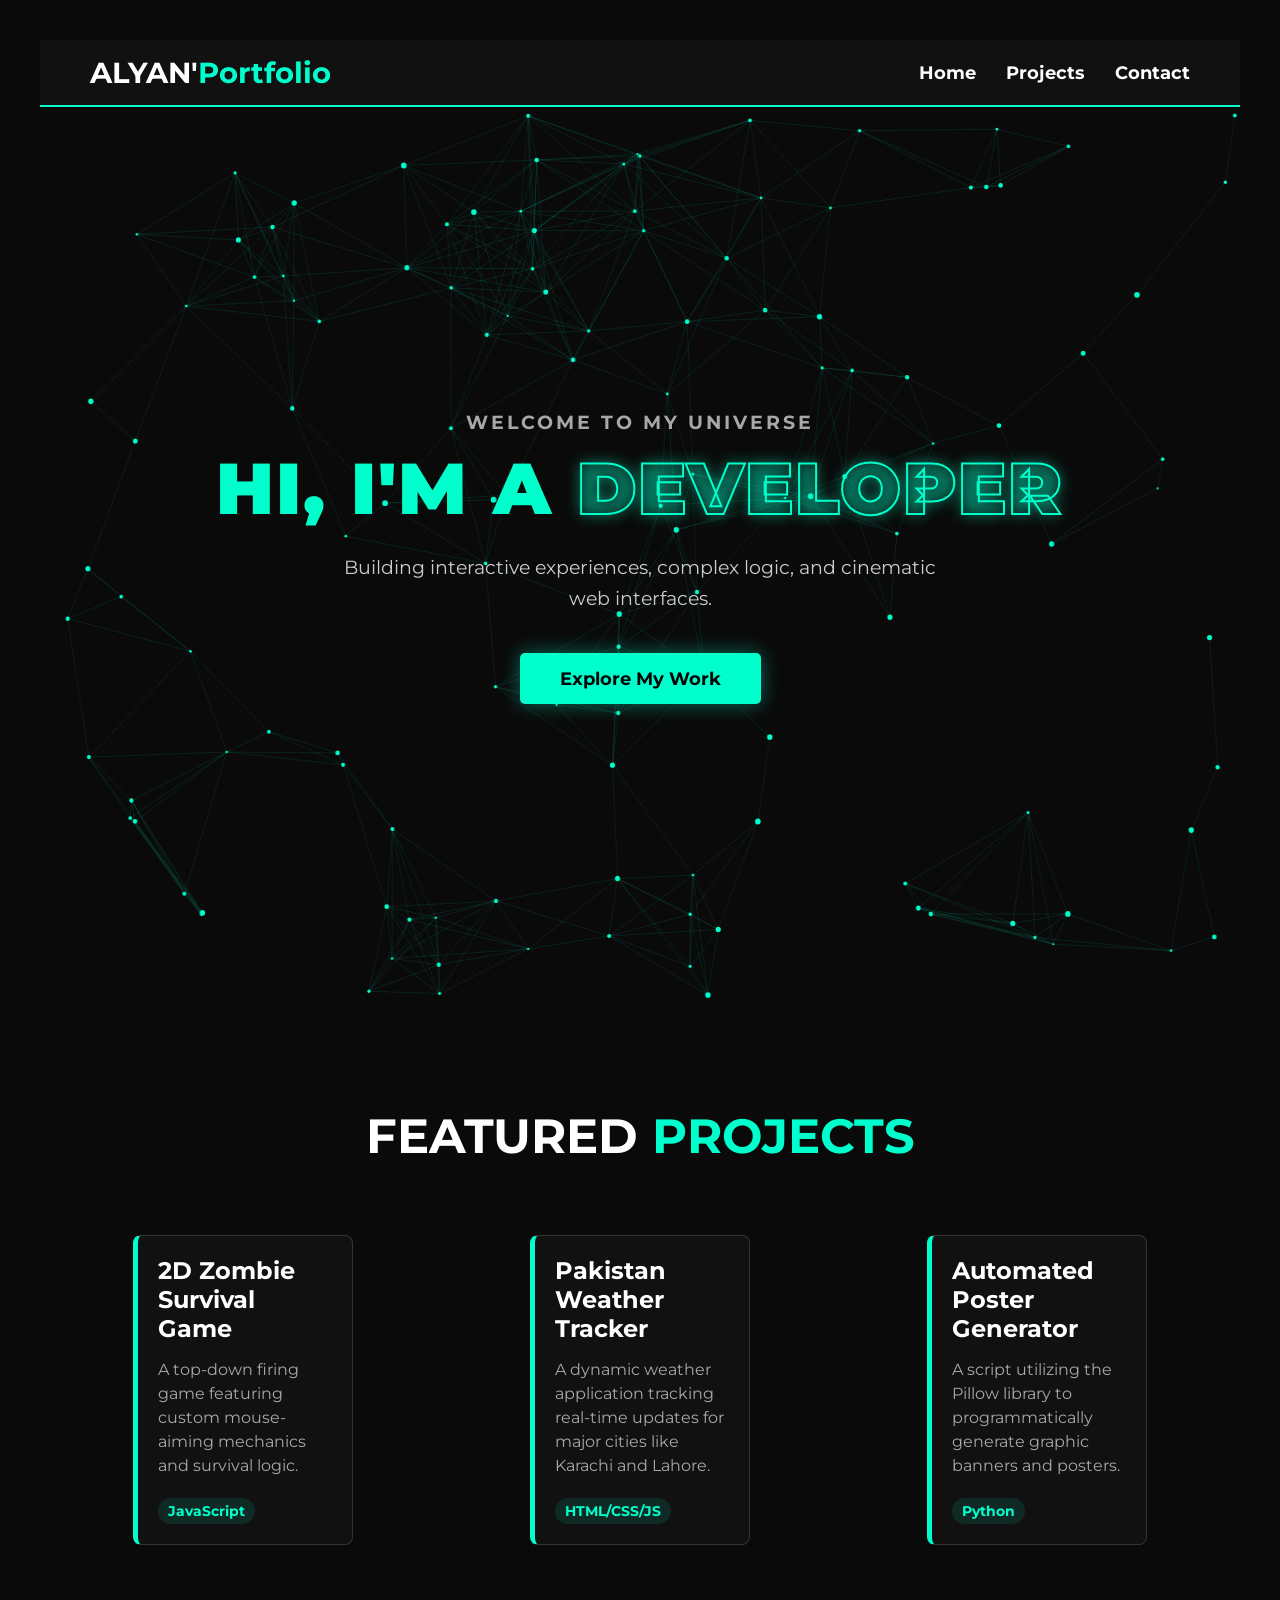
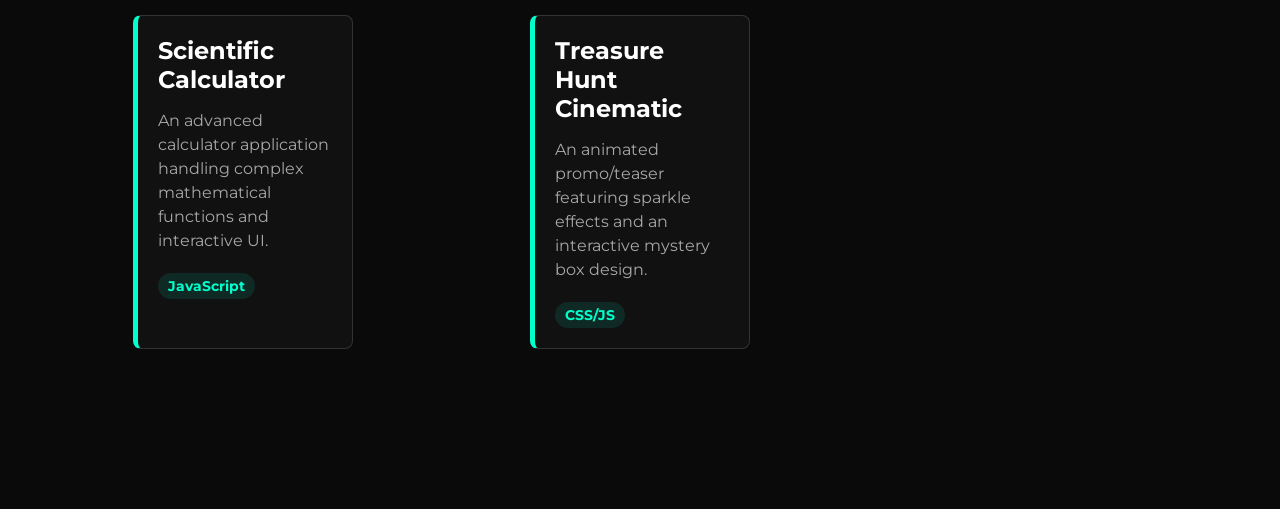
<file: index.html>
<!DOCTYPE html>
<html lang="en">
<head>
    <meta charset="UTF-8">
    <meta name="viewport" content="width=device-width, initial-scale=1.0">
    <title>My Premium Portfolio</title>
    <link href="https://fonts.googleapis.com/css2?family=Montserrat:wght@400;700;900&display=swap" rel="stylesheet">
    <link rel="stylesheet" href="style.css">
</head>
<body>
    <nav class="navbar">
        <div class="logo">ALYAN'<s></s><span>Portfolio</span></div>
        <ul class="nav-links">
            <li><a href="#">Home</a></li>
            <li><a href="#portfolio-container">Projects</a></li>
            <li><a href="#">Contact</a></li>
        </ul>
    </nav>

    <header class="hero">
        <div class="hero-content">
            <h3 class="subtitle">Welcome to my universe</h3>
            <h1 class="main-title">Hi, I'm a <span class="highlight">Developer</span></h1>
            <p class="description">Building interactive experiences, complex logic, and cinematic web interfaces.</p>
            <a href="#projects" class="cta-button">Explore My Work</a>
        </div>
        <canvas id="hero-canvas"></canvas>
    </header>

    <script src="script.js"></script>
    <section id="projects" class="projects-section">
        <h2 class="section-title">Featured <span class="highlight-text">Projects</span></h2>
        
        <div class="project-grid">
            <div class="project-card">
                <div class="card-content">
                    <h3>2D Zombie Survival Game</h3>
                    <p>A top-down firing game featuring custom mouse-aiming mechanics and survival logic.</p>
                    <span class="tech-tag">JavaScript</span>
                </div>
            </div>

            <div class="project-card">
                <div class="card-content">
                    <h3>Pakistan Weather Tracker</h3>
                    <p>A dynamic weather application tracking real-time updates for major cities like Karachi and Lahore.</p>
                    <span class="tech-tag">HTML/CSS/JS</span>
                </div>
            </div>

            <div class="project-card">
                <div class="card-content">
                    <h3>Automated Poster Generator</h3>
                    <p>A script utilizing the Pillow library to programmatically generate graphic banners and posters.</p>
                    <span class="tech-tag">Python</span>
                </div>
            </div>

            <div class="project-card">
                <div class="card-content">
                    <h3>Scientific Calculator</h3>
                    <p>An advanced calculator application handling complex mathematical functions and interactive UI.</p>
                    <span class="tech-tag">JavaScript</span>
                </div>
            </div>
            
            <div class="project-card">
                <div class="card-content">
                    <h3>Treasure Hunt Cinematic</h3>
                    <p>An animated promo/teaser featuring sparkle effects and an interactive mystery box design.</p>
                    <span class="tech-tag">CSS/JS</span>
                </div>
            </div>
        </div>
    </section>
    
        <!DOCTYPE html>
<html lang="en">
<head>
    <meta charset="UTF-8">
    <meta name="viewport" content="width=device-width, initial-scale=1.0">
    <title>My Portfolio - PyScript</title>
    
    <link rel="stylesheet" href="https://pyscript.net/latest/pyscript.css" />
    <script defer src="https://pyscript.net/latest/pyscript.js"></script>

    <style>
        body {
            background-color: #111;
            color: #00ffcc;
            font-family: Arial, sans-serif;
            text-align: center;
            padding-top: 50px;
        }
        #output-box {
            background-color: #222;
            padding: 20px;
            width: 50%;
            margin: 0 auto;
            border-radius: 10px;
            border: 1px solid #00ffcc;
        }
    </style>

    <!DOCTYPE html>
<html lang="en">
<head>
    <meta charset="UTF-8">
    <meta name="viewport" content="width=device-width, initial-scale=1.0">
    <title>My 5-Language Portfolio</title>
    
    <link rel="stylesheet" href="https://pyscript.net/latest/pyscript.css" />
    <script defer src="https://pyscript.net/latest/pyscript.js"></script>

    <style>
        body {
            background-color: #0a0a0a;
            color: #ffffff;
            font-family: 'Arial', sans-serif;
            text-align: center;
            padding: 40px;
        }
        h1 {
            color: #00ffcc;
            font-size: 3rem;
            text-transform: uppercase;
            letter-spacing: 2px;
        }
        .project-card {
            background-color: #111;
            border: 1px solid #333;
            border-left: 5px solid #00ffcc;
            padding: 20px;
            margin: 20px auto;
            width: 60%;
            border-radius: 8px;
            text-align: left;
            transition: 0.3s;
        }
        .project-card:hover {
            transform: scale(1.02);
            border-color: #00ffcc;
        }
        button {
            padding: 10px 20px;
            background-color: #00ffcc;
            color: #000;
            border: none;
            border-radius: 5px;
            font-weight: bold;
            cursor: pointer;
            margin-bottom: 30px;
        }
        button:hover {
            background-color: #fff;
        }
    </style>
</head>
<body>


    <script>
        function triggerJS() {
            alert("JavaScript is working! Welcome to my dynamic portfolio.");
        }
    </script>
</file>
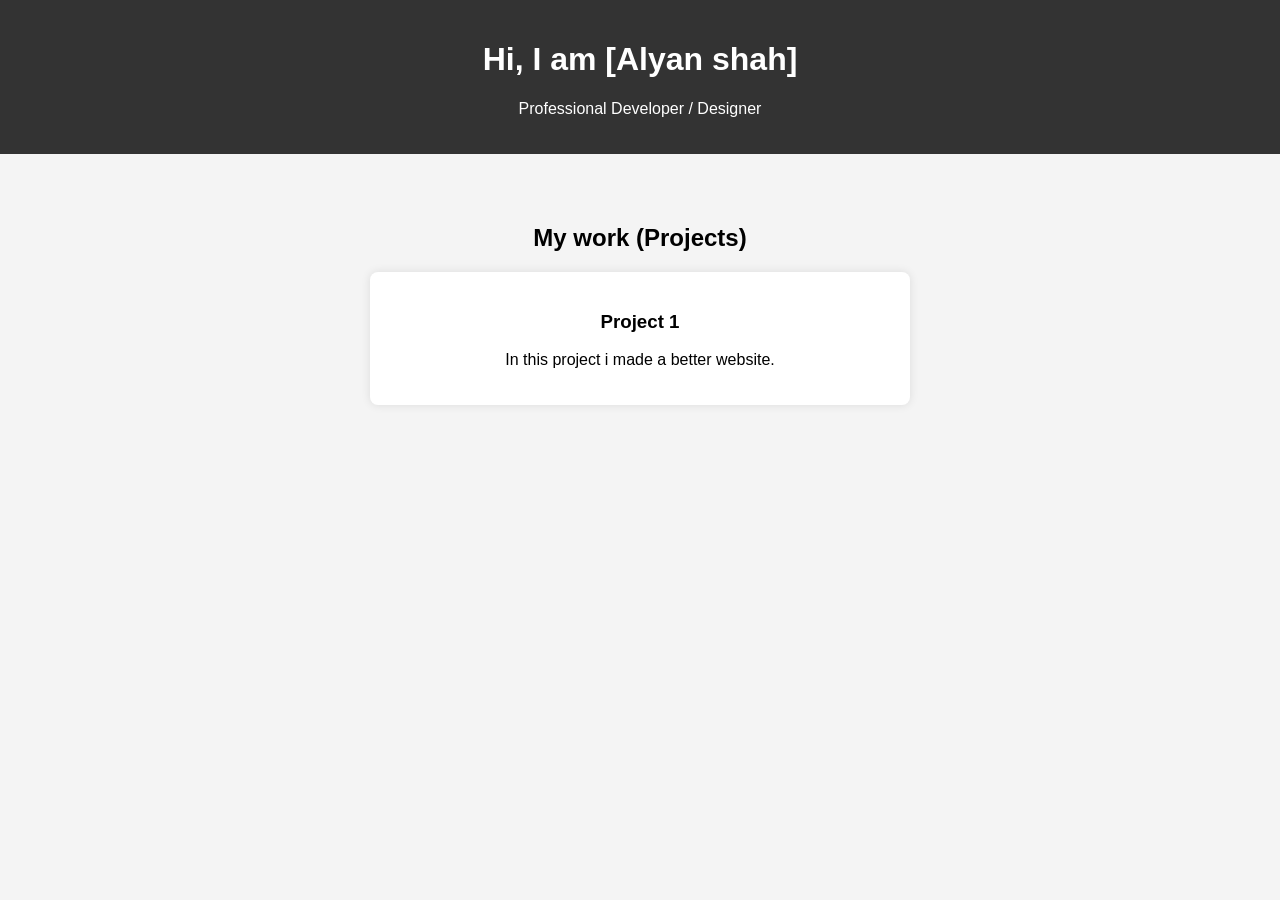
<file: ex.html>
<!DOCTYPE html>
<html lang="en">
<head>
    <meta charset="UTF-8">
    <meta name="viewport" content="width=device-width, initial-scale=1.0">
    <title>My Portfolio</title>
    <style>
        body { font-family: Arial, sans-serif; margin: 0; padding: 0; text-align: center; background-color: #f4f4f4; }
        header { background: #333; color: #fff; padding: 20px; }
        .container { padding: 50px; }
        .project-box { background: #fff; padding: 20px; margin: 20px auto; max-width: 500px; border-radius: 8px; box-shadow: 0 0 10px rgba(0,0,0,0.1); }
    </style>
</head>
<body>

    <header>
        <h1>Hi, I am [Alyan shah]</h1>
        <p>Professional Developer / Designer</p>
    </header>

    <div class="container">
        <h2>My  work (Projects)</h2>
        <div class="project-box">
            <h3>Project 1</h3>
            <p>In this project i made a better website.</p>
        </div>
    </div>

</body>
</html>
</file>
<file: style.css>
/* Reset & Basic Setup */
* {
    margin: 0;
    padding: 0;
    box-sizing: border-box;
    font-family: 'Montserrat', sans-serif;
}

body {
    background-color: #050505; /* Deep dark background */
    color: #ffffff;
    overflow-x: hidden;
}

/* Hero Section Layout */
.hero {
    height: 100vh;
    display: flex;
    justify-content: center;
    align-items: center;
    position: relative;
    text-align: center;
    padding: 0 20px;
}

.hero-content {
    position: relative;
    z-index: 10;
}

/* Typography & Colors */
.subtitle {
    font-size: 1.2rem;
    letter-spacing: 3px;
    text-transform: uppercase;
    color: #a8a8a8;
    margin-bottom: 10px;
}

.main-title {
    font-size: 4.5rem;
    font-weight: 900;
    margin-bottom: 20px;
    text-transform: uppercase;
}

.highlight {
    color: transparent;
    -webkit-text-stroke: 2px #00ffcc; /* Neon cyan outline */
    text-shadow: 0 0 15px rgba(0, 255, 204, 0.5); /* Glowing sparkle effect */
    animation: pulseGlow 2s infinite alternate;
}

.description {
    font-size: 1.2rem;
    max-width: 600px;
    margin: 0 auto 40px;
    line-height: 1.6;
    color: #cccccc;
}

/* Call to Action Button */
.cta-button {
    display: inline-block;
    padding: 15px 40px;
    font-size: 1.1rem;
    font-weight: 700;
    color: #050505;
    background-color: #00ffcc;
    text-decoration: none;
    border-radius: 5px;
    transition: all 0.3s ease;
    box-shadow: 0 0 20px rgba(0, 255, 204, 0.4);
}

.cta-button:hover {
    background-color: #ffffff;
    box-shadow: 0 0 30px rgba(255, 255, 255, 0.8);
    transform: translateY(-3px);
}

/* Animations */
@keyframes pulseGlow {
    0% {
        text-shadow: 0 0 10px rgba(0, 255, 204, 0.3);
    }
    100% {
        text-shadow: 0 0 25px rgba(0, 255, 204, 0.8), 0 0 40px rgba(0, 255, 204, 0.5);
    }
}

/* Canvas Positioning for Future JS */
#hero-canvas {
    position: absolute;
    top: 0;
    left: 0;
    width: 100%;
    height: 100%;
    z-index: 1;
    pointer-events: none; /* Text interactable rahega */
}/* Projects Section Setup */
.projects-section {
    padding: 100px 20px;
    background-color: #0a0a0a;
    text-align: center;
    position: relative;
    z-index: 10; /* Canvas se upar rakhne ke liye */
}

.section-title {
    font-size: 3rem;
    margin-bottom: 50px;
    text-transform: uppercase;
}

.highlight-text {
    color: #00ffcc;
}

/* Grid Layout */
.project-grid {
    display: grid;
    grid-template-columns: repeat(auto-fit, minmax(300px, 1fr));
    gap: 30px;
    max-width: 1200px;
    margin: 0 auto;
}

/* Card Design */
.project-card {
    background: #111;
    border: 1px solid #333;
    border-radius: 10px;
    padding: 30px 20px;
    transition: all 0.4s ease;
    cursor: pointer;
    text-align: left;
    position: relative;
    overflow: hidden;
}

.project-card:hover {
    transform: translateY(-10px);
    border-color: #00ffcc;
    box-shadow: 0 10px 30px rgba(0, 255, 204, 0.2);
}

.project-card h3 {
    font-size: 1.5rem;
    margin-bottom: 15px;
    color: #ffffff;
}

.project-card p {
    color: #a8a8a8;
    line-height: 1.5;
    margin-bottom: 20px;
}

/* Tech Tags */
.tech-tag {
    display: inline-block;
    padding: 5px 10px;
    background: rgba(0, 255, 204, 0.1);
    color: #00ffcc;
    border-radius: 20px;
    font-size: 0.85rem;
    font-weight: bold;
}/* Navigation Bar Styles */
        .navbar {
            display: flex;
            justify-content: space-between;
            align-items: center;
            background-color: #111; /* Dark background */
            padding: 15px 50px;
            border-bottom: 2px solid #00ffcc; /* Neon green line */
            position: sticky;
            top: 0;
            z-index: 1000;
        }
        .logo {
            font-size: 1.8rem;
            font-weight: bold;
            color: #ffffff;
        }
        .logo span {
            color: #00ffcc;
        }
        .nav-links {
            list-style: none;
            display: flex;
            gap: 30px;
            margin: 0;
            padding: 0;
        }
        .nav-links li a {
            color: #ffffff;
            text-decoration: none;
            font-size: 1.1rem;
            font-weight: bold;
            transition: all 0.3s ease;
        }
        .nav-links li a:hover {
            color: #00ffcc;
            text-shadow: 0 0 10px rgba(0, 255, 204, 0.8);
        }
</file>
